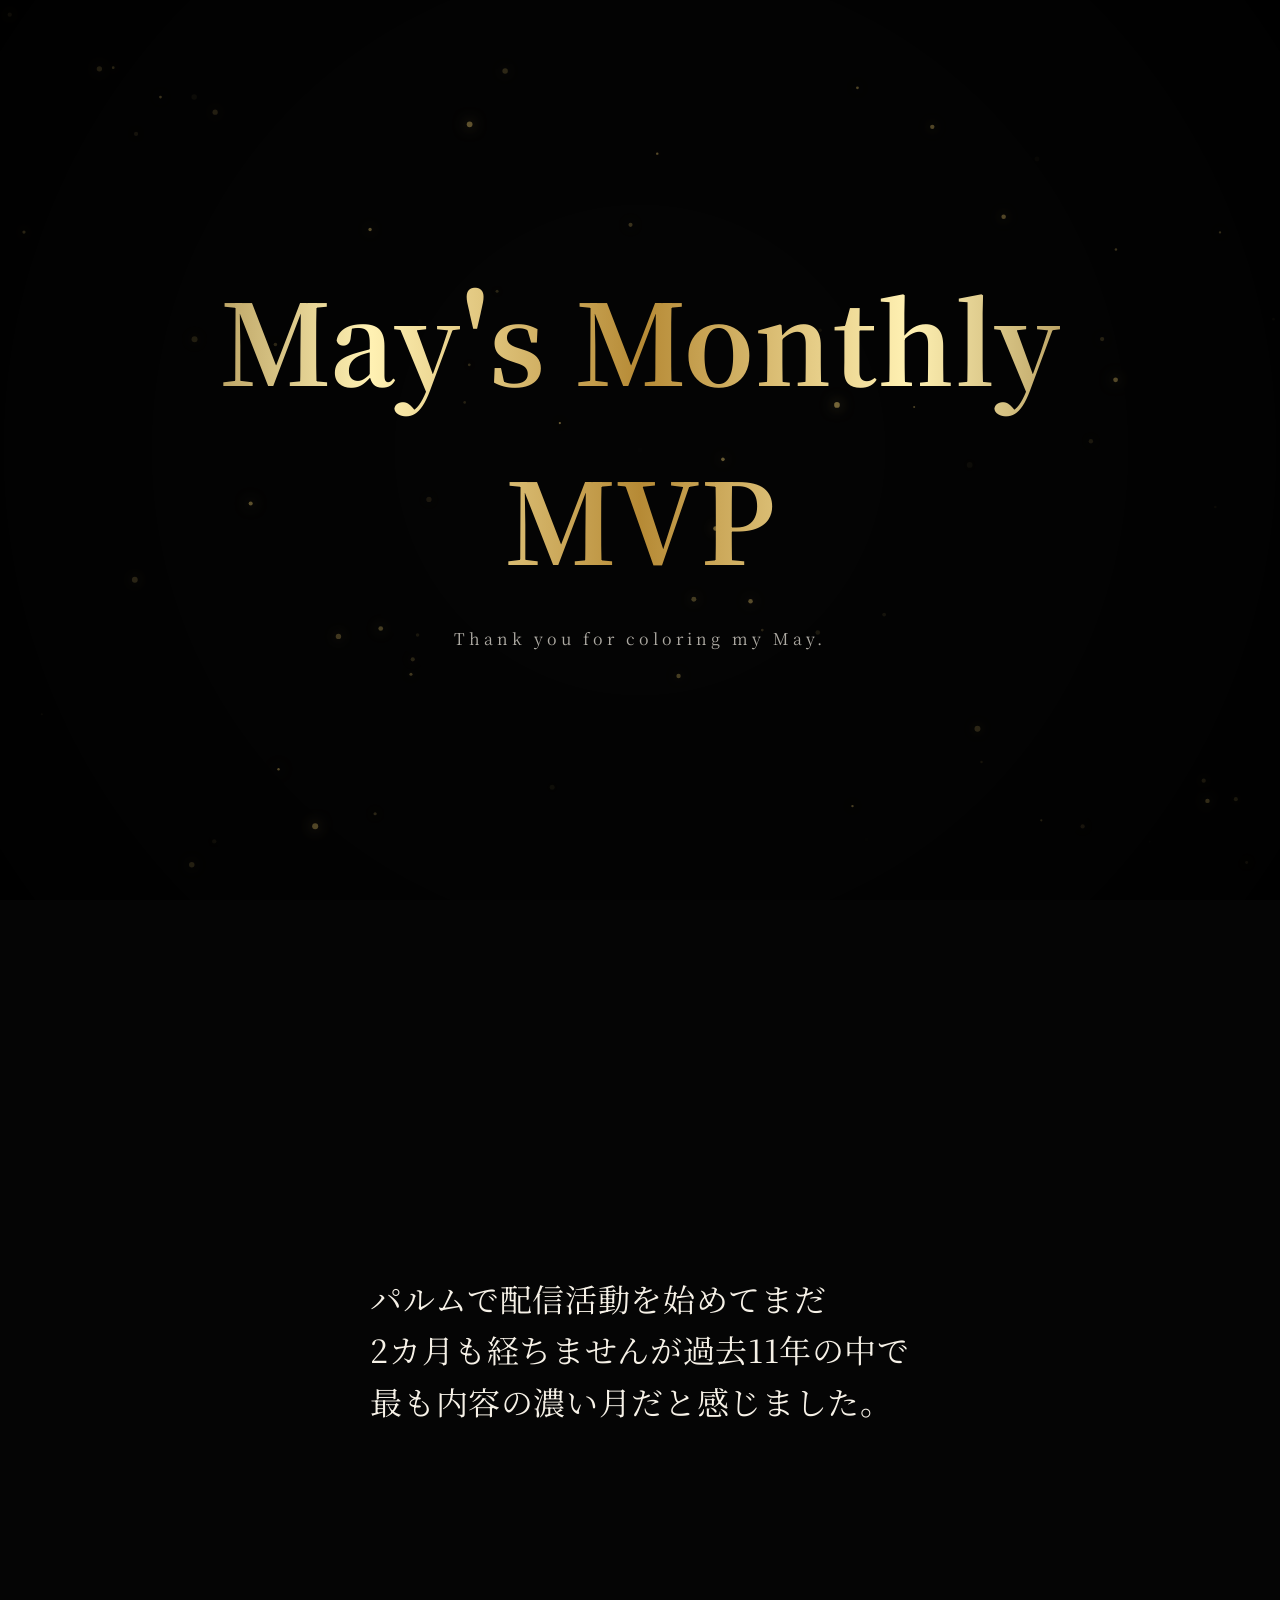
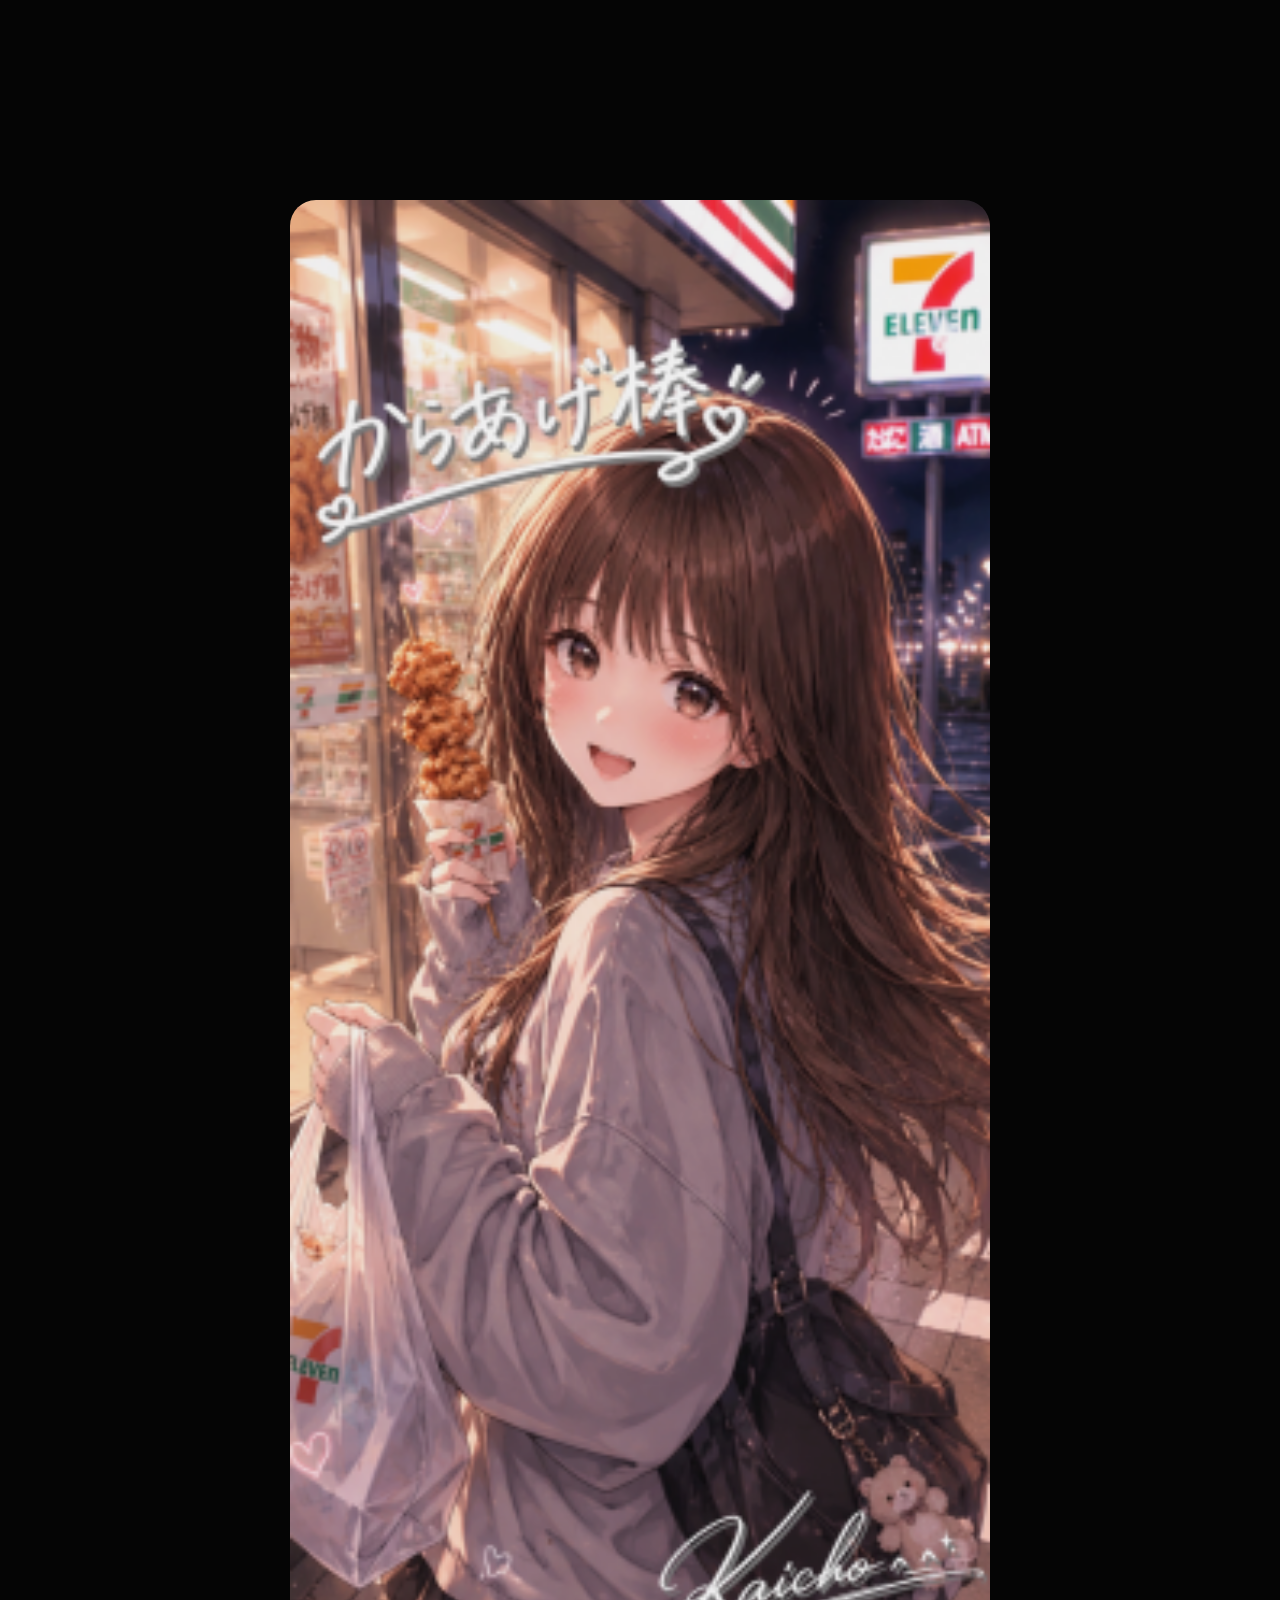
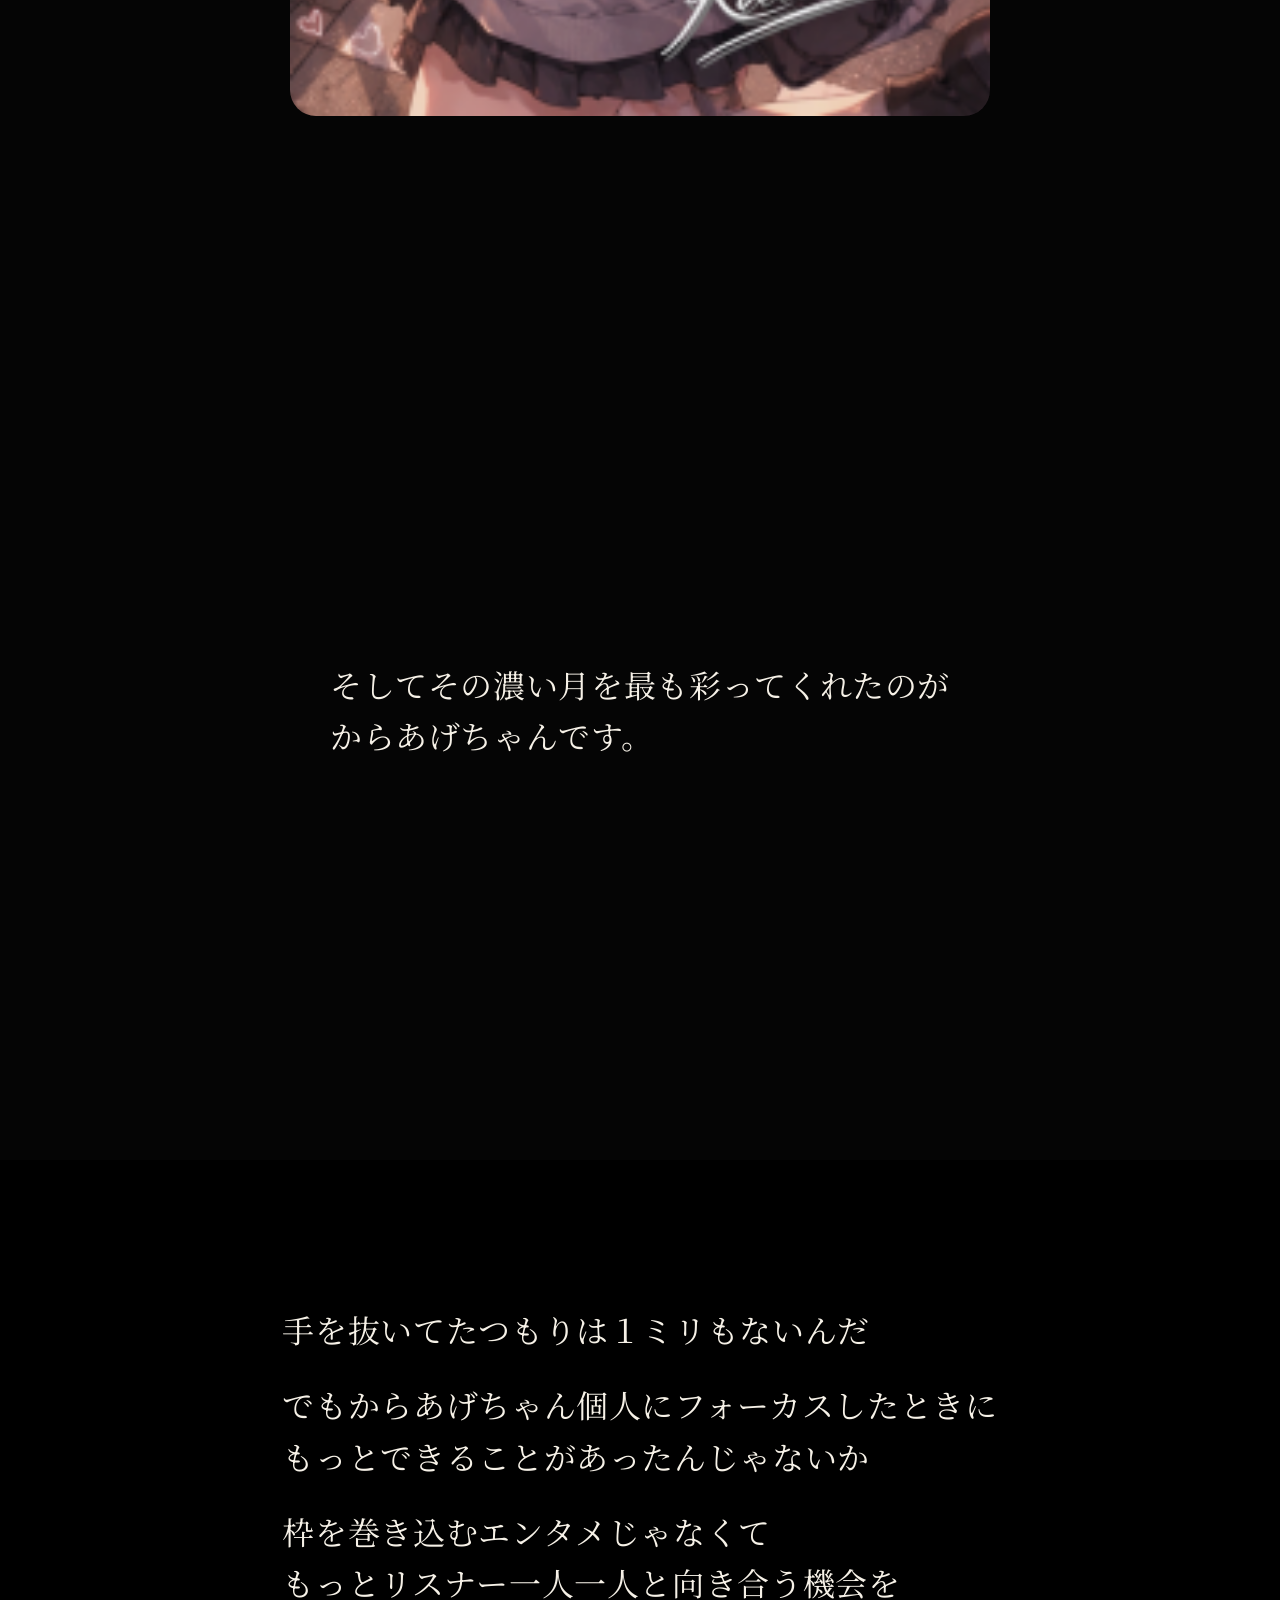
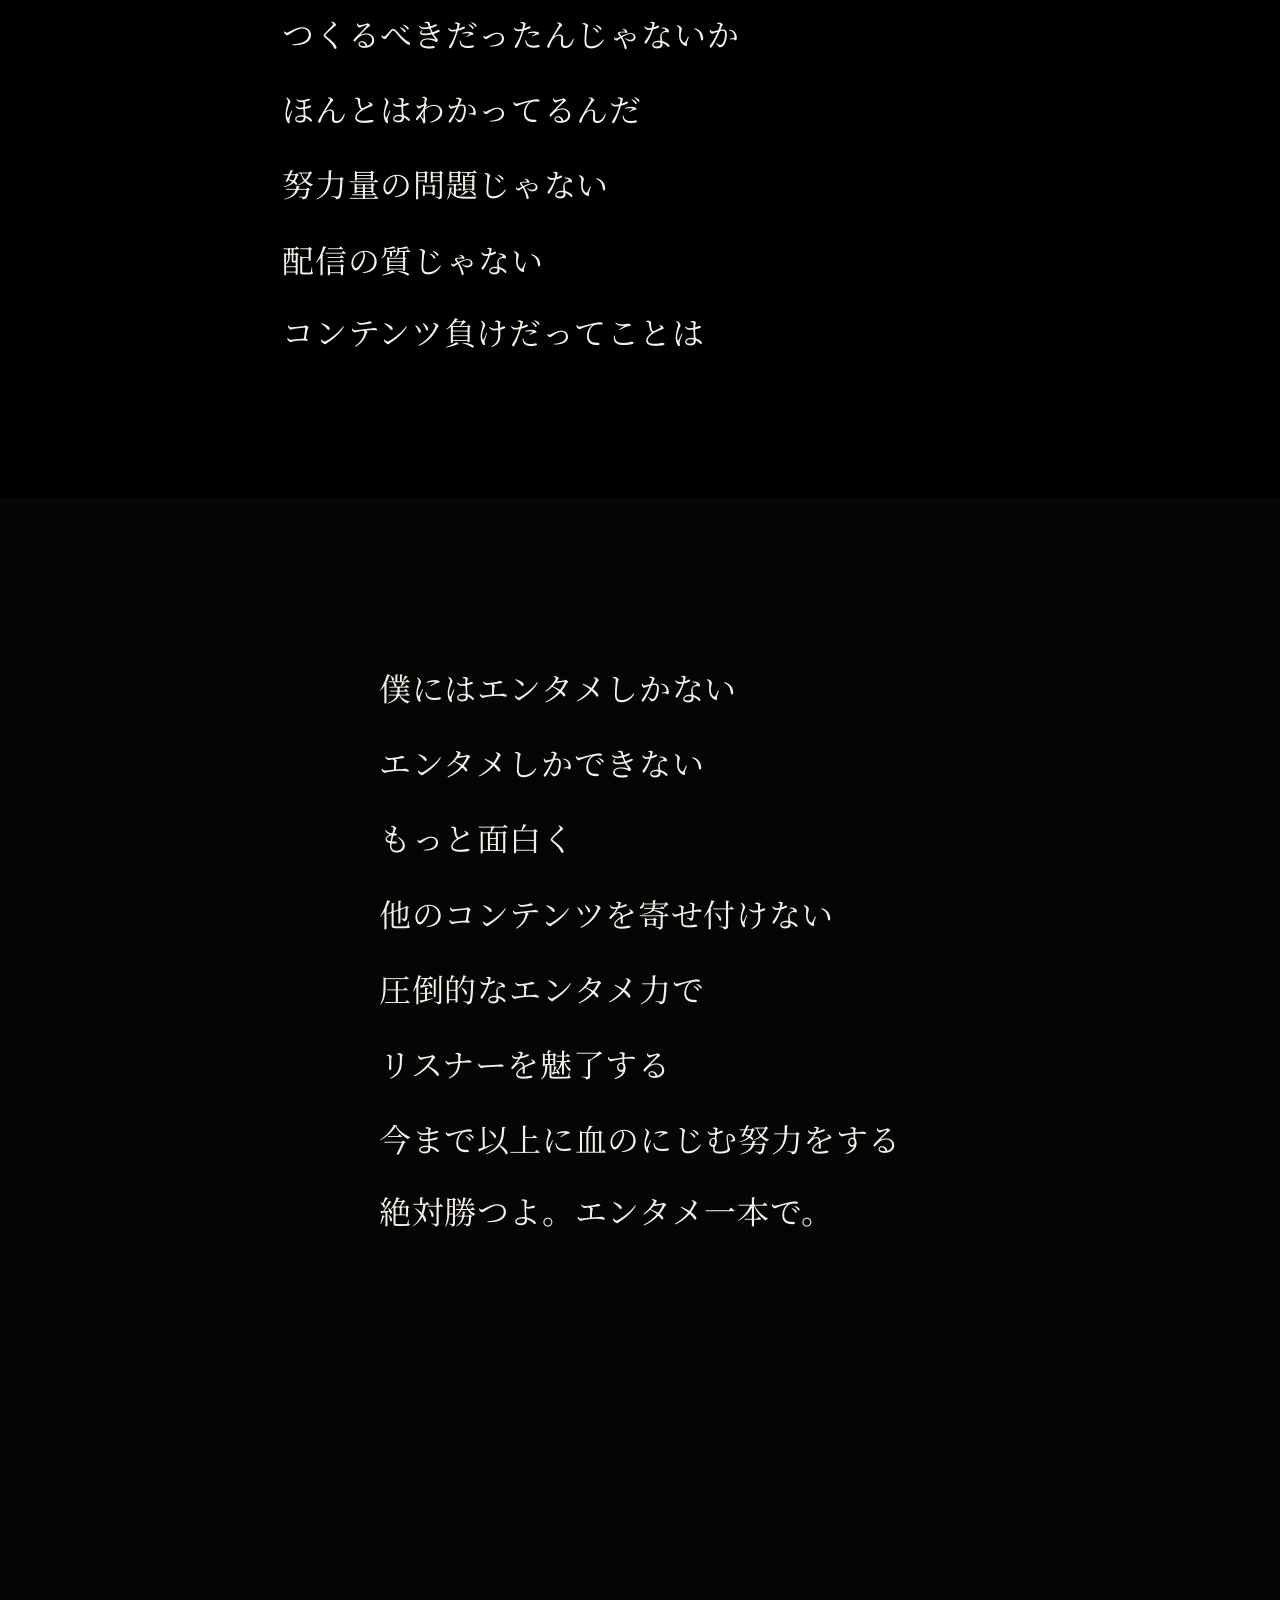
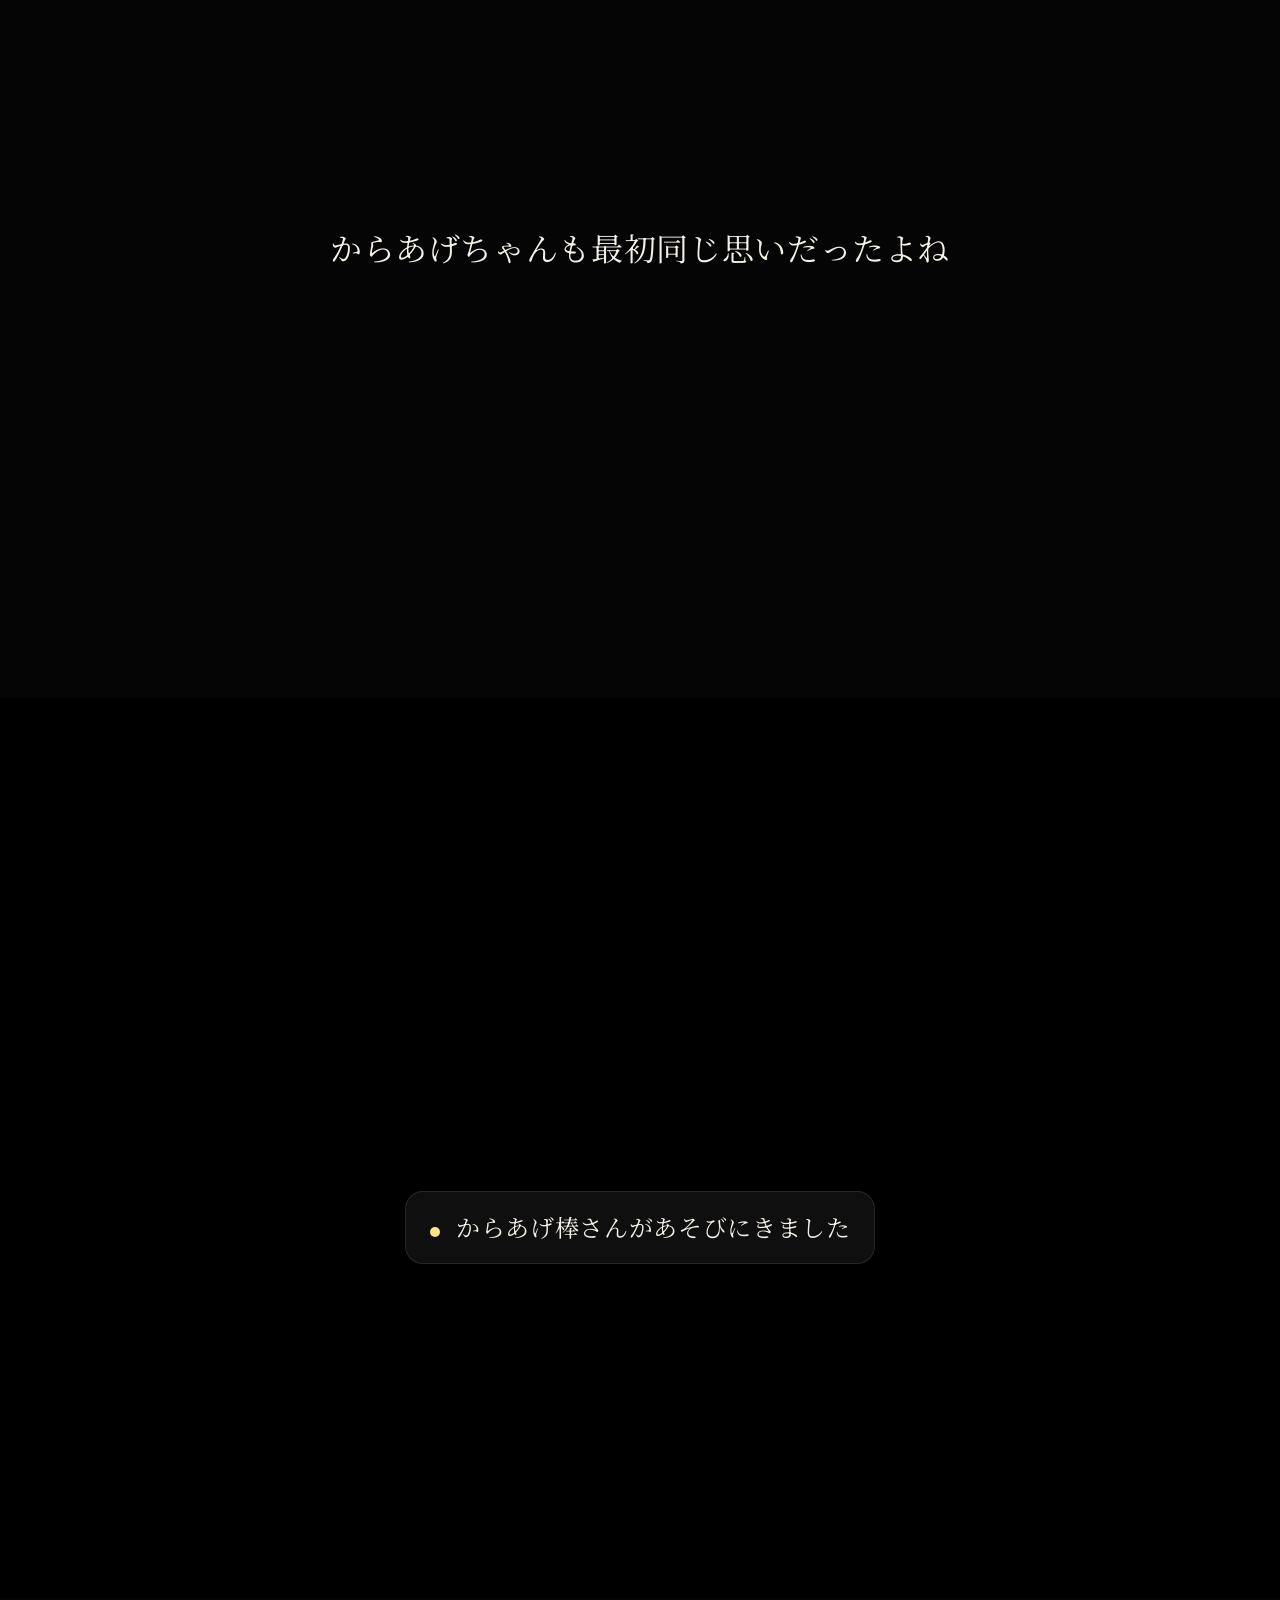
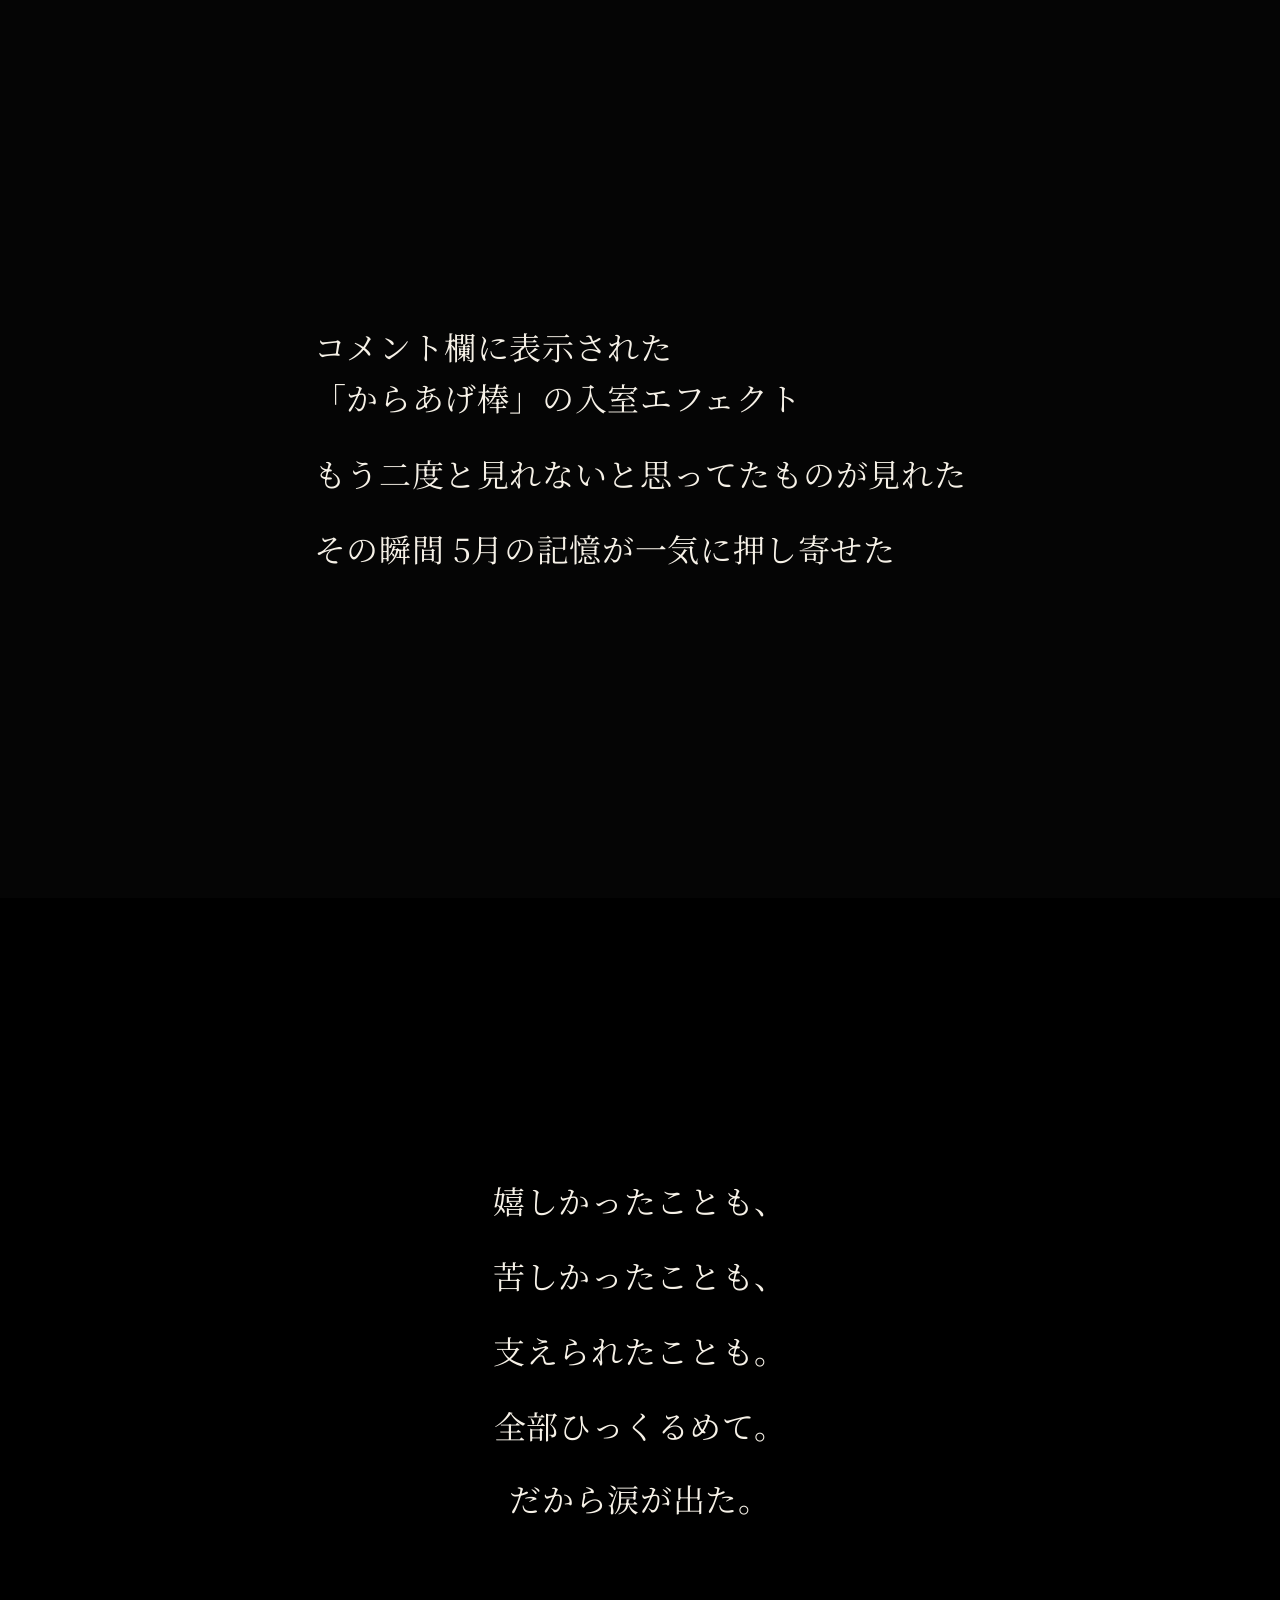
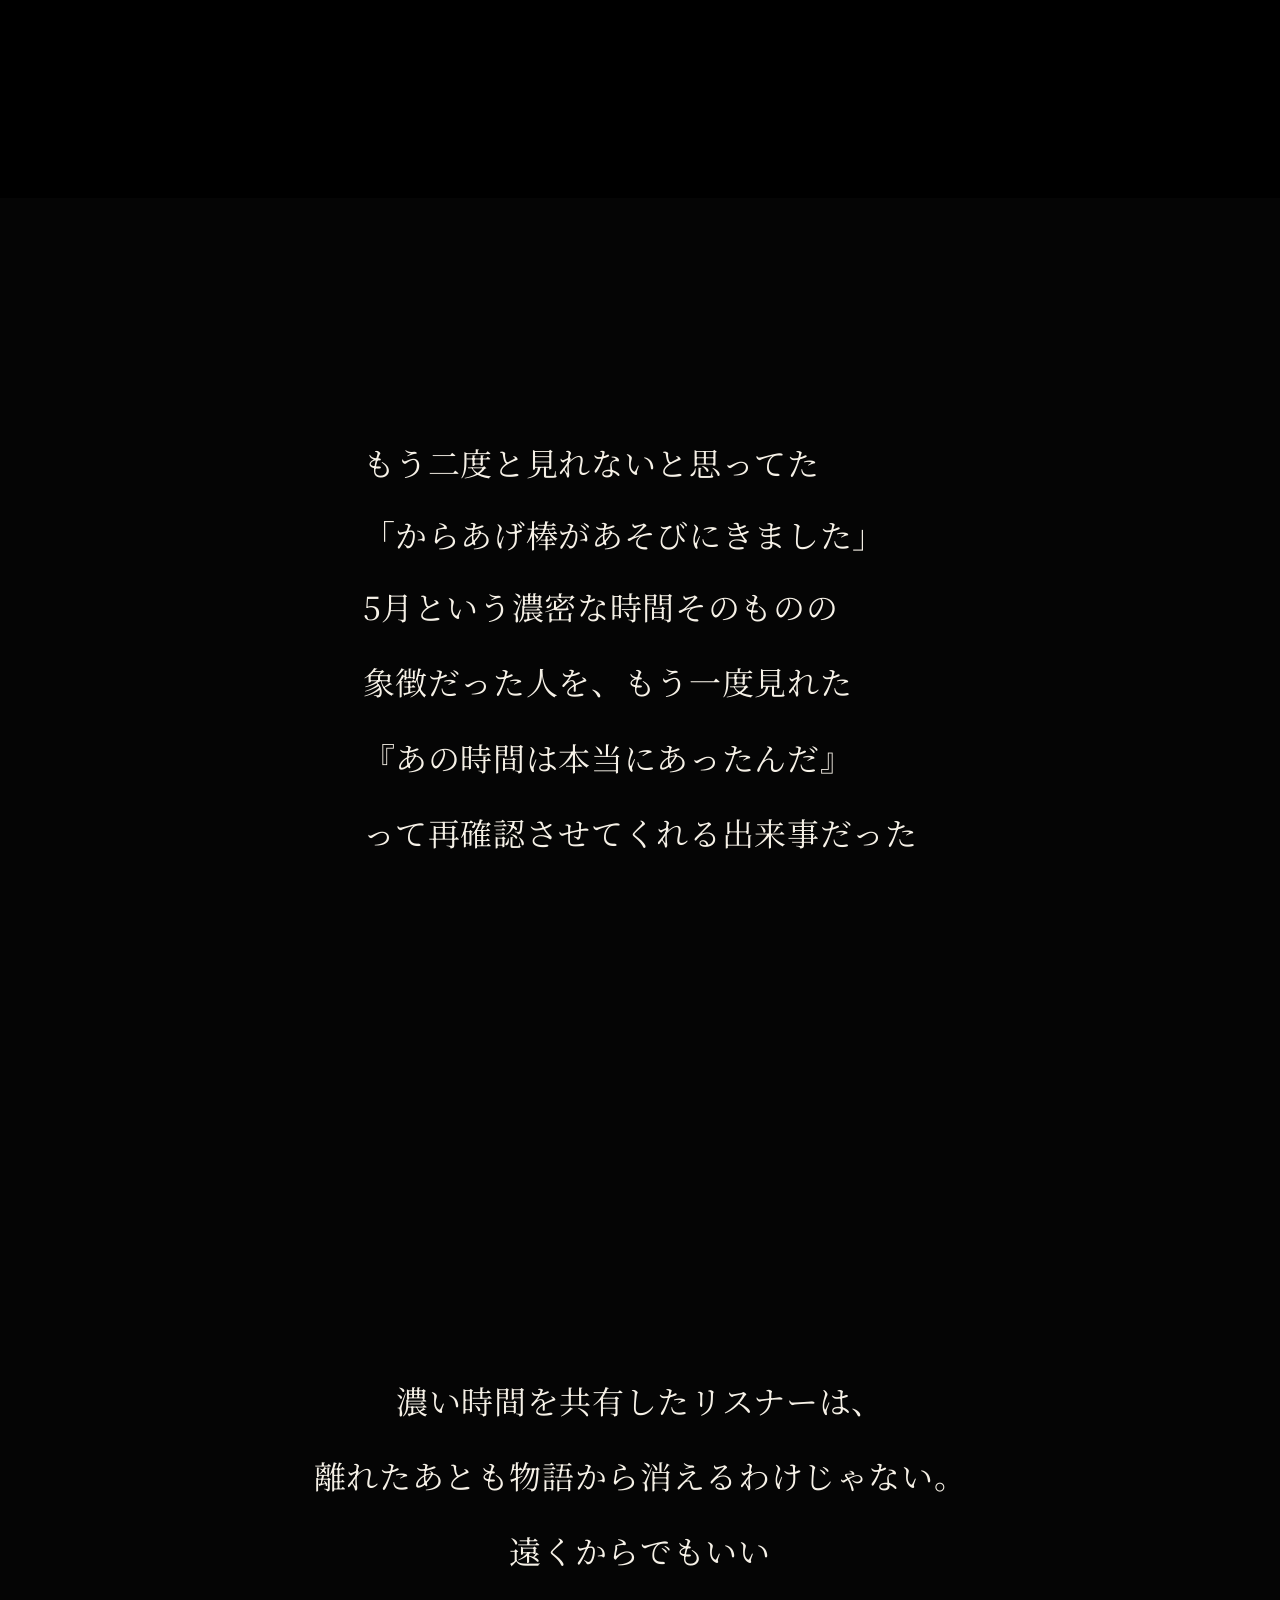
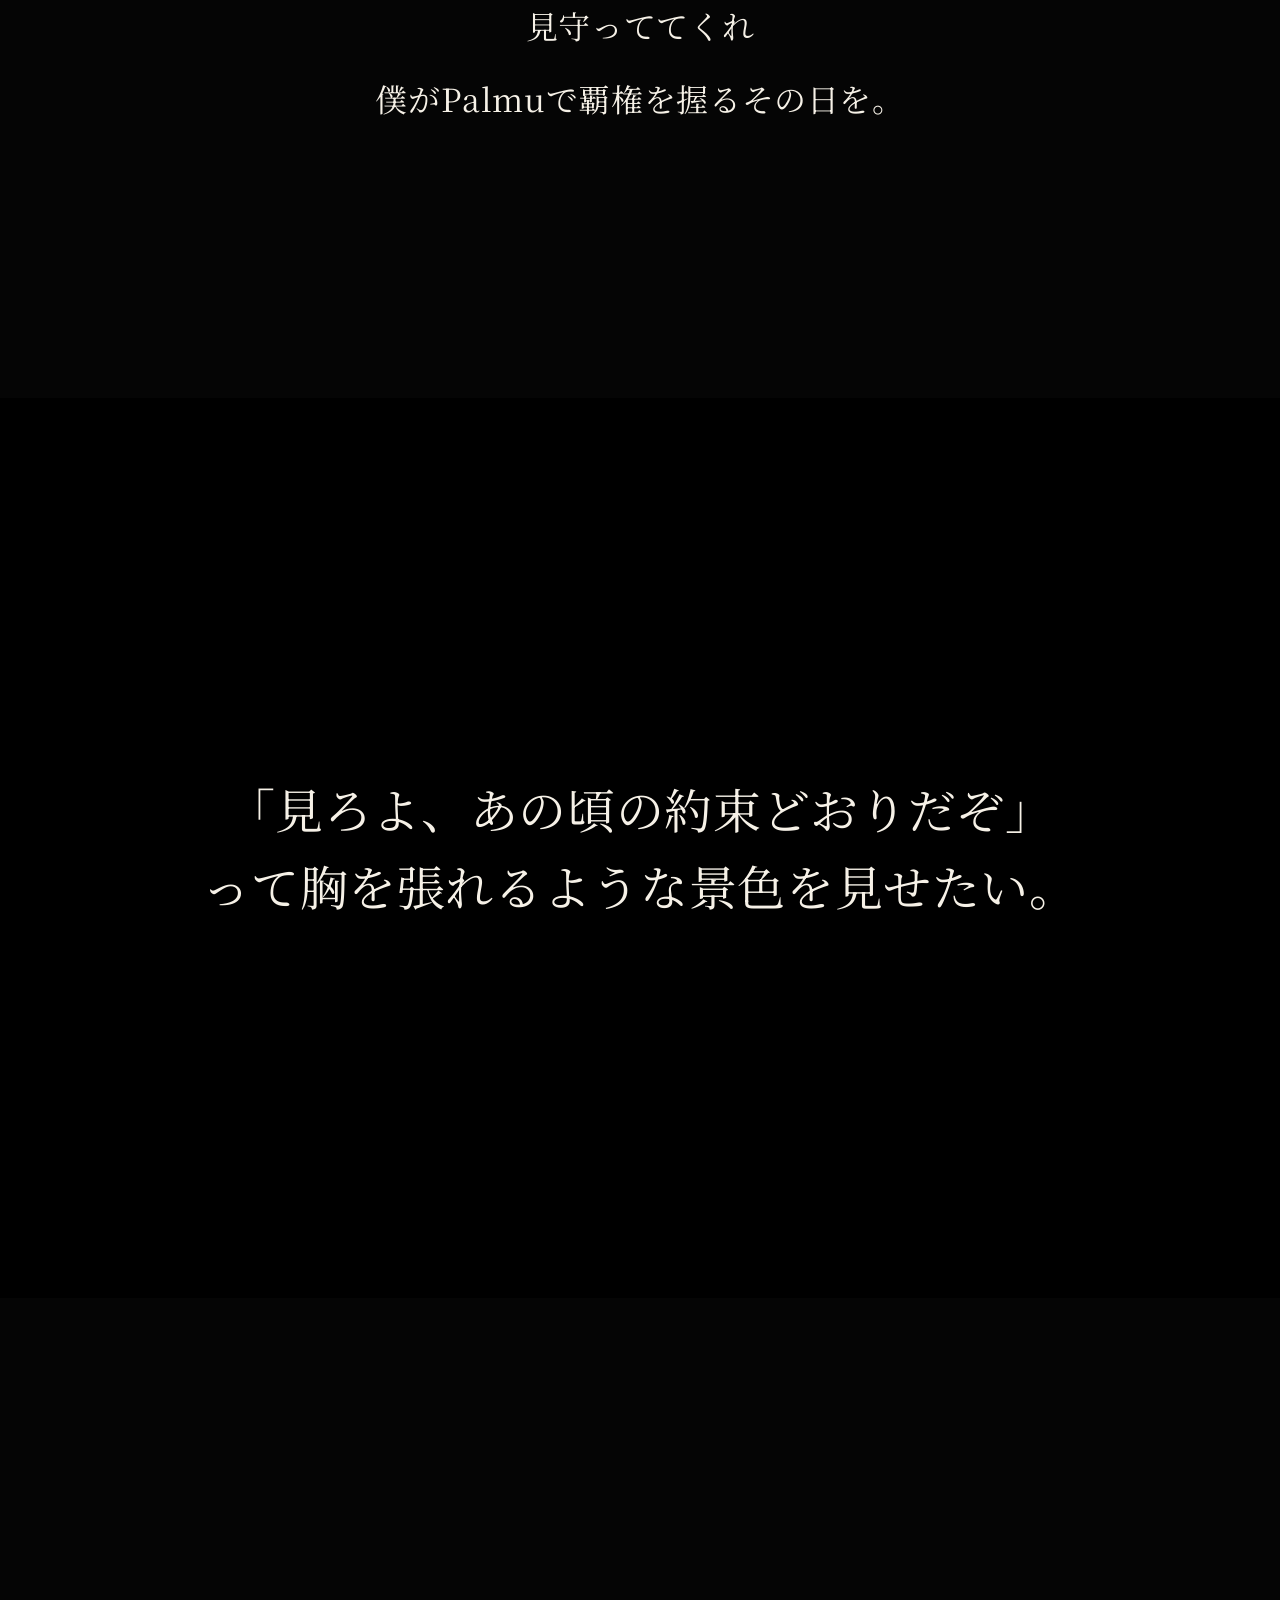
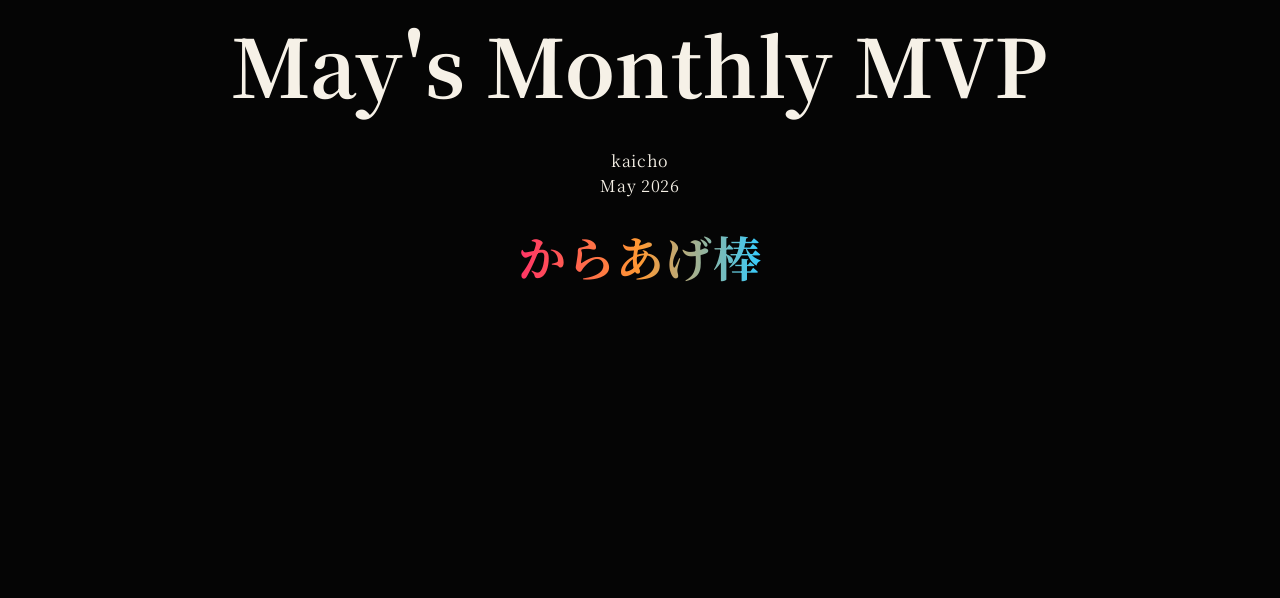
<file: index.html>
<!DOCTYPE html>
<html lang="ja">
<head>
  <meta charset="UTF-8" />
  <meta name="viewport" content="width=device-width, initial-scale=1.0"/>
  <title>May's Monthly MVP</title>
  <link rel="stylesheet" href="style.css">
</head>
<body>

<canvas id="particles"></canvas>

<div class="overlay"></div>

<section class="hero">
  <div class="popup">
    <span class="dot"></span>
    からあげ棒さんがあそびにきました
  </div>
  <div class="hero-inner">
    <h1>May's Monthly MVP</h1>
    <p class="subtitle">
      Thank you for coloring my May.
    </p>
  </div>
</section>

<section class="section reveal">
  <div class="text-block">
    <p>
      パルムで配信活動を始めてまだ<br>
      2カ月も経ちませんが過去11年の中で<br>
      最も内容の濃い月だと感じました。
    </p>
  </div>
</section>

<section class="section reveal image-section">
  <img src="mvp5.webp" class="main-image">
</section>

<!-- ★ここが正しい状態や！ -->
<section class="section reveal">
  <div class="text-block">
    <p>
      そしてその濃い月を最も彩ってくれたのが<br>
      からあげちゃんです。
    </p>
  </div>
</section>
  
<section class="section reveal dark">
  <div class="text-block">
    <p>手を抜いてたつもりは１ミリもないんだ</p>
    <p>
      でもからあげちゃん個人にフォーカスしたときに<br>
      もっとできることがあったんじゃないか
    </p>
    <p>
      枠を巻き込むエンタメじゃなくて<br>
      もっとリスナー一人一人と向き合う機会を<br>
      つくるべきだったんじゃないか
    </p>
    <p>ほんとはわかってるんだ</p>
    <p>努力量の問題じゃない</p>
    <p>配信の質じゃない</p>
    <p class="big">コンテンツ負けだってことは</p>
  </div>
</section>

<section class="section reveal">
  <div class="text-block">
    <p>僕にはエンタメしかない</p>
    <p>エンタメしかできない</p>
    <p>もっと面白く</p>
    <p>他のコンテンツを寄せ付けない</p>
    <p>圧倒的なエンタメ力で</p>
    <p>リスナーを魅了する</p>
    <p>今まで以上に血のにじむ努力をする</p>
    <p class="big">絶対勝つよ。エンタメ一本で。</p>
  </div>
</section>

<section class="section reveal">
  <div class="text-block">
    <p>からあげちゃんも最初同じ思いだったよね</p>
  </div>
</section>

<section class="section reveal return-section">
  <div class="popup climax">
    <span class="dot"></span>
    からあげ棒さんがあそびにきました
  </div>
</section>

<section class="section reveal">
  <div class="text-block">
    <p>
      コメント欄に表示された<br>
      「からあげ棒」の入室エフェクト
    </p>
    <p>もう二度と見れないと思ってたものが見れた</p>
    <p>その瞬間 5月の記憶が一気に押し寄せた</p>
  </div>
</section>

<section class="section reveal dark">
  <div class="text-block center">
    <p>嬉しかったことも、</p>
    <p>苦しかったことも、</p>
    <p>支えられたことも。</p>
    <p>全部ひっくるめて。</p>
    <p class="big">だから涙が出た。</p>
  </div>
</section>

<section class="section reveal">
  <div class="text-block">
    <p>もう二度と見れないと思ってた</p>
    <p class="big">「からあげ棒があそびにきました」</p>
    <p>5月という濃密な時間そのものの</p>
    <p>象徴だった人を、もう一度見れた</p>
    <p>『あの時間は本当にあったんだ』</p>
    <p>って再確認させてくれる出来事だった</p>
  </div>
</section>

<section class="section reveal">
  <div class="text-block center">
    <p>濃い時間を共有したリスナーは、</p>
    <p>離れたあとも物語から消えるわけじゃない。</p>
    <p>遠くからでもいい</p>
    <p>見守っててくれ</p>
    <p class="big">僕がPalmuで覇権を握るその日を。</p>
  </div>
</section>

<section class="ending reveal">
  <div class="ending-text">
    <p>「見ろよ、あの頃の約束どおりだぞ」</p>
    <p>って胸を張れるような景色を見せたい。</p>
  </div>
</section>

<footer>
  <h2>May's Monthly MVP</h2>
  <p>kaicho</p>
  <p>May 2026</p>
  <h3 class="rainbow-text">からあげ棒</h3>
</footer>

<script src="script.js"></script>
</body>
</html>
</file>
<file: style.css>
@import url('https://fonts.googleapis.com/css2?family=Noto+Serif+JP:wght=200;400;700&display=swap');

*{
  margin:0;
  padding:0;
  box-sizing:border-box;
}

html{
  scroll-behavior:smooth;
}

body{
  background:#050505;
  color:#f6f1e7;
  font-family:'Noto Serif JP',serif;
  overflow-x:hidden;
  /* ★行間を 2.2 から 1.6 に狭めて見やすく調整 */
  line-height:1.6;
  letter-spacing:.04em;
}

canvas{
  position:fixed;
  inset:0;
  z-index:-3;
}

.overlay{
  position:fixed;
  inset:0;
  background:
  radial-gradient(circle at center,
  transparent 0%,
  rgba(0,0,0,.45) 70%,
  rgba(0,0,0,.85) 100%);
  pointer-events:none;
  z-index:-2;
}

.hero{
  min-height:100vh;
  display:flex;
  align-items:center;
  justify-content:center;
  position:relative;
  padding:0 8vw;
}

.hero-inner{
  text-align:center;
}

.popup{
  position:absolute;
  top:80px;
  background:rgba(255,255,255,.06);
  border:1px solid rgba(255,255,255,.1);
  border-radius:18px;
  padding:16px 24px;
  backdrop-filter:blur(12px);
  opacity:0;
  transform:translateY(-20px);
  animation:popup 4s forwards;
}

.dot{
  width:10px;
  height:10px;
  background:#ffe28a;
  border-radius:50%;
  display:inline-block;
  margin-right:10px;
}

@keyframes popup{
  0%{
    opacity:0;
    transform:translateY(-20px);
  }
  15%{
    opacity:1;
    transform:translateY(0);
  }
  85%{
    opacity:1;
    transform:translateY(0);
  }
  100%{
    opacity:0;
    transform:translateY(0);
  }
}

h1{
  font-size:clamp(3rem,10vw,7rem);

  background:linear-gradient(
  90deg,
  #8a6a2a,
  #fff1b3,
  #b68a35,
  #fff1b3,
  #8a6a2a
  );

  -webkit-background-clip:text;
  -webkit-text-fill-color:transparent;

  margin-bottom:20px;
}

.subtitle{
  opacity:.7;
  font-size:1rem;
  letter-spacing:4px;
}

.section{
  min-height:100vh;
  display:flex;
  align-items:center;
  justify-content:center;
  padding:16vh 8vw;
}

.text-block{
  max-width:860px;
}

/* ★文章ごとの間隔が詰まりすぎないよう、段落の下に少し余白を追加 */
.text-block p{
  font-size:clamp(1.1rem,3vw,2rem);
  margin-bottom:1.5rem; 
}
.text-block p:last-child {
  margin-bottom: 0;
}

.big{
  font-size:clamp(1.8rem,5vw,4rem);
  line-height:1.4;
}

.image-section{
  padding-top:0;
}

.main-image{
  width:min(88vw,700px);
  border-radius:26px;
  opacity:.94;
}

.dark{
  background:#000;
}

.return-section{
  background:#000;
}

.climax{
  position:relative;
  opacity:1;
  transform:none;
  animation:none;
  font-size:clamp(1rem,3vw,1.5rem);
}

.center{
  text-align:center;
}

.ending{
  min-height:100vh;
  background:#000;
  display:flex;
  align-items:center;
  justify-content:center;
  padding:0 8vw;
}

.ending-text{
  max-width:900px;
  text-align:center;
}

.ending-text p{
  font-size:clamp(1.4rem,4vw,3rem);
}

footer{
  min-height:100vh;
  display:flex;
  flex-direction:column;
  align-items:center;
  justify-content:center;
  text-align:center;
  padding:0 8vw;
}

footer h2{
  font-size:clamp(3rem,8vw,5rem);
  margin-bottom:20px;
}

footer h3{
  margin-top:20px;
  font-size:clamp(2rem,5vw,3rem);
}

.reveal{
  opacity:0;
  transform:translateY(30px);
  transition:2s ease;
}

.reveal.show{
  opacity:1;
  transform:translateY(0);
}

/* ★最後の「からあげ棒」用の美しい虹色グラデーション */
.rainbow-text {
  background: linear-gradient(
    linear,
    left top,
    right top,
    from(#ff3366),
    to(#ff9933),
    to(#33ccff),
    to(#9933ff),
    to(#ff3366)
  );
  background: linear-gradient(
    90deg,
    #ff3366,
    #ff9933,
    #33ccff,
    #9933ff,
    #ff3366
  );
  -webkit-background-clip: text;
  -webkit-text-fill-color: transparent;
  background-size: 200% auto;
  animation: rainbowMove 6s linear infinite; /* ゆるやかに虹色が動くで */
}

@keyframes rainbowMove {
  0% { background-position: 0% center; }
  100% { background-position: 200% center; }
}

@media(max-width:768px){
  .popup{
    width:90%;
    left:5%;
    text-align:center;
  }
}
</file>
